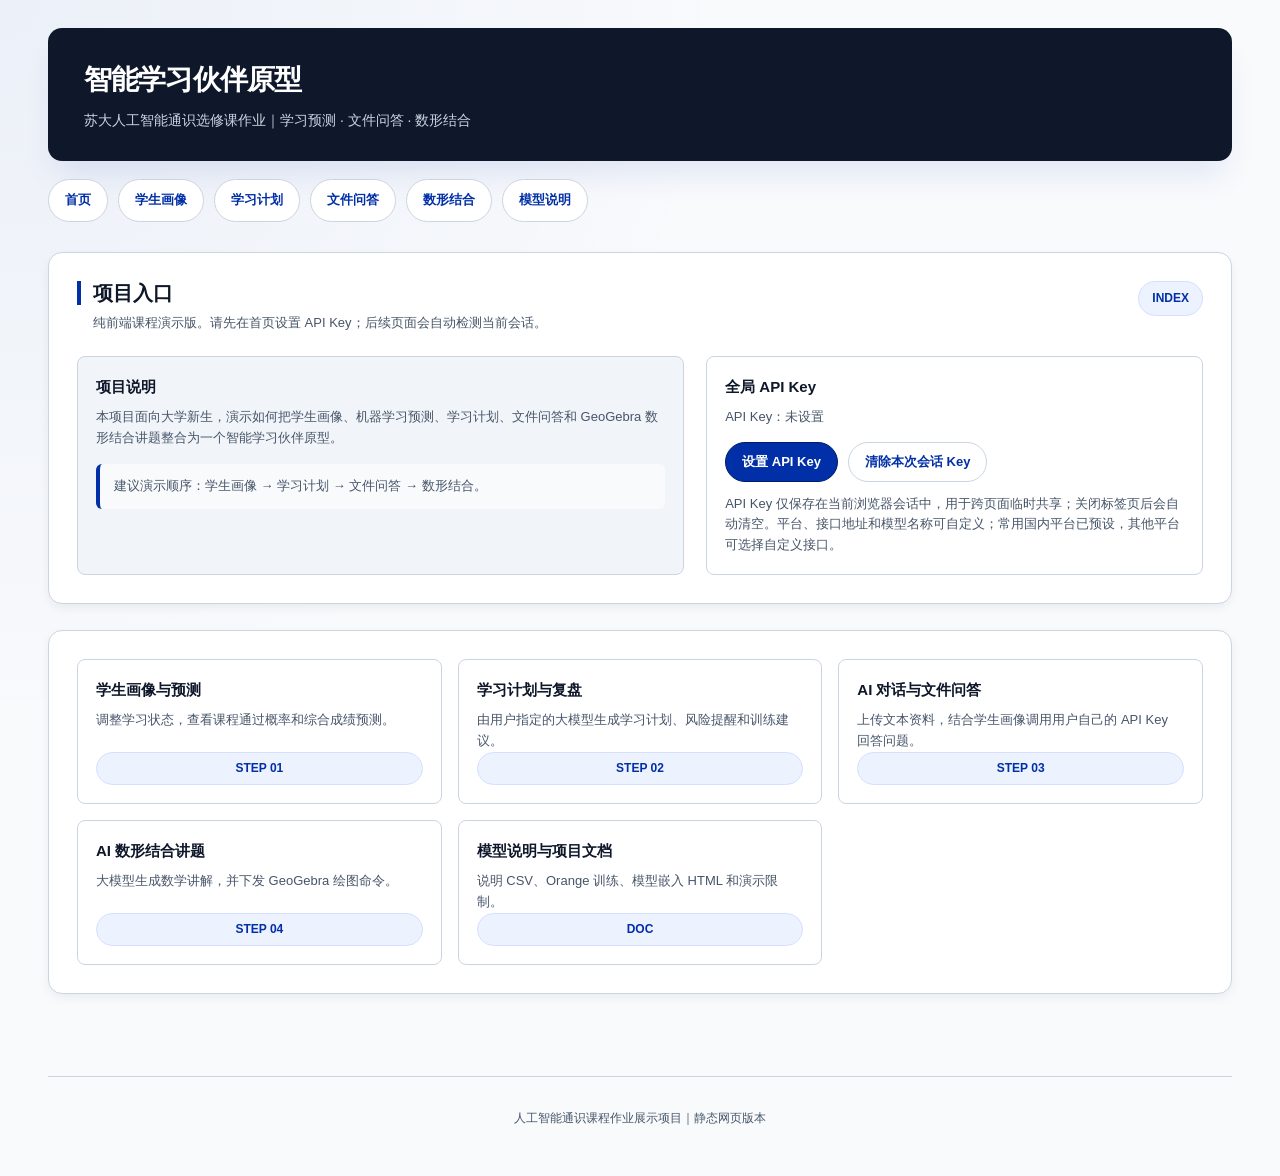
<file: index.html>
<!DOCTYPE html>
<html lang="zh-CN">
<head>
  <meta charset="UTF-8" />
  <meta name="viewport" content="width=device-width, initial-scale=1.0" />
  <title>苏大人工智能通识选修课作业｜智能学习伙伴原型</title>
  <link rel="stylesheet" href="assets/css/style.css" />
</head>
<body>
  <div class="container">
    <header class="site-header">
      <h1>智能学习伙伴原型</h1>
      <p>苏大人工智能通识选修课作业｜学习预测 · 文件问答 · 数形结合</p>
    </header>
    <nav id="main-nav" class="top-nav"></nav>
    <main>
      <section>
        <div class="section-head">
          <div>
            <h2 class="section-title">项目入口</h2>
            <p class="section-subtitle">纯前端课程演示版。请先在首页设置 API Key；后续页面会自动检测当前会话。</p>
          </div>
          <span class="step-badge">INDEX</span>
        </div>
        <div class="index-hero">
          <div class="card soft">
            <h3>项目说明</h3>
            <p>本项目面向大学新生，演示如何把学生画像、机器学习预测、学习计划、文件问答和 GeoGebra 数形结合讲题整合为一个智能学习伙伴原型。</p>
            <div class="notice" style="margin-top:16px;">建议演示顺序：学生画像 → 学习计划 → 文件问答 → 数形结合。</div>
          </div>
          <div class="card">
            <h3>全局 API Key</h3>
            <p id="home-api-status" class="muted">API Key：未设置</p>
            <div class="toolbar">
              <button class="primary" onclick="openModal('homeApiModal')">设置 API Key</button>
              <button onclick="clearHomeApiSession()">清除本次会话 Key</button>
            </div>
            <p class="muted" style="margin-top:12px;">API Key 仅保存在当前浏览器会话中，用于跨页面临时共享；关闭标签页后会自动清空。平台、接口地址和模型名称可自定义；常用国内平台已预设，其他平台可选择自定义接口。</p>
          </div>
        </div>
      </section>
      <section>
        <div class="grid-3">
          <a class="card action index-card" href="student-profile.html"><div><h3>学生画像与预测</h3><p>调整学习状态，查看课程通过概率和综合成绩预测。</p></div><span class="value-badge">STEP 01</span></a>
          <a class="card action index-card" href="learning-plan.html"><div><h3>学习计划与复盘</h3><p>由用户指定的大模型生成学习计划、风险提醒和训练建议。</p></div><span class="value-badge">STEP 02</span></a>
          <a class="card action index-card" href="ai-chat.html"><div><h3>AI 对话与文件问答</h3><p>上传文本资料，结合学生画像调用用户自己的 API Key 回答问题。</p></div><span class="value-badge">STEP 03</span></a>
          <a class="card action index-card" href="math-geogebra.html"><div><h3>AI 数形结合讲题</h3><p>大模型生成数学讲解，并下发 GeoGebra 绘图命令。</p></div><span class="value-badge">STEP 04</span></a>
          <a class="card action index-card" href="model-description.html"><div><h3>模型说明与项目文档</h3><p>说明 CSV、Orange 训练、模型嵌入 HTML 和演示限制。</p></div><span class="value-badge">DOC</span></a>
        </div>
      </section>
    </main>
    <footer class="footer">人工智能通识课程作业展示项目｜静态网页版本</footer>
  </div>
  <div id="homeApiModal" class="modal">
    <div class="modal-content">
      <div class="modal-head"><h3>设置全局 API Key</h3><span class="close" onclick="closeModal('homeApiModal')">&times;</span></div>
      <label class="muted">AI 平台</label>
      <select id="home-api-provider-select"></select>
      <div style="height:12px"></div>
      <label class="muted">API Key</label>
      <input type="password" id="home-api-key-input" placeholder="填入所选平台的 API Key" autocomplete="off" />
      <div style="height:12px"></div>
      <label class="muted">模型名称（按平台控制台填写）</label>
      <input type="text" id="home-api-model-input" placeholder="例如：deepseek-chat、qwen-plus、moonshot-v1-8k" />
      <div style="height:12px"></div>
      <label class="muted">接口地址</label>
      <input type="text" id="home-api-endpoint-input" placeholder="选择自定义时填写完整 chat/completions 地址" />
      <p id="home-api-provider-note" class="muted"></p>
      <p class="muted">常用国内平台已预设接口；其他兼容 OpenAI Chat Completions 的平台可选择“自定义 OpenAI-compatible”。保存后，学习计划、文件问答和数形结合页面会自动读取当前会话中的设置。</p>
      <div class="toolbar"><button onclick="closeModal('homeApiModal')">取消</button><button class="primary" onclick="saveHomeApiSession()">保存</button></div>
    </div>
  </div>
  <script src="assets/js/common.js"></script>
  <script>
    renderMainNav('index.html');
    refreshApiStatus('home-api-status');
    initApiSettingsUI('home-api-provider-select','home-api-key-input','home-api-model-input','home-api-endpoint-input','home-api-provider-note');
    function saveHomeApiSession() {
      const saved = saveSharedApiFromInputs('home-api-key-input','home-api-model-input','home-api-status','homeApiModal','home-api-provider-select','home-api-endpoint-input');
      if (saved) refreshApiStatus('home-api-status');
    }
    function clearHomeApiSession() {
      clearSharedApiSession();
      refreshApiStatus('home-api-status');
      initApiSettingsUI('home-api-provider-select','home-api-key-input','home-api-model-input','home-api-endpoint-input','home-api-provider-note');
    }
  </script>
</body>
</html>
</file>
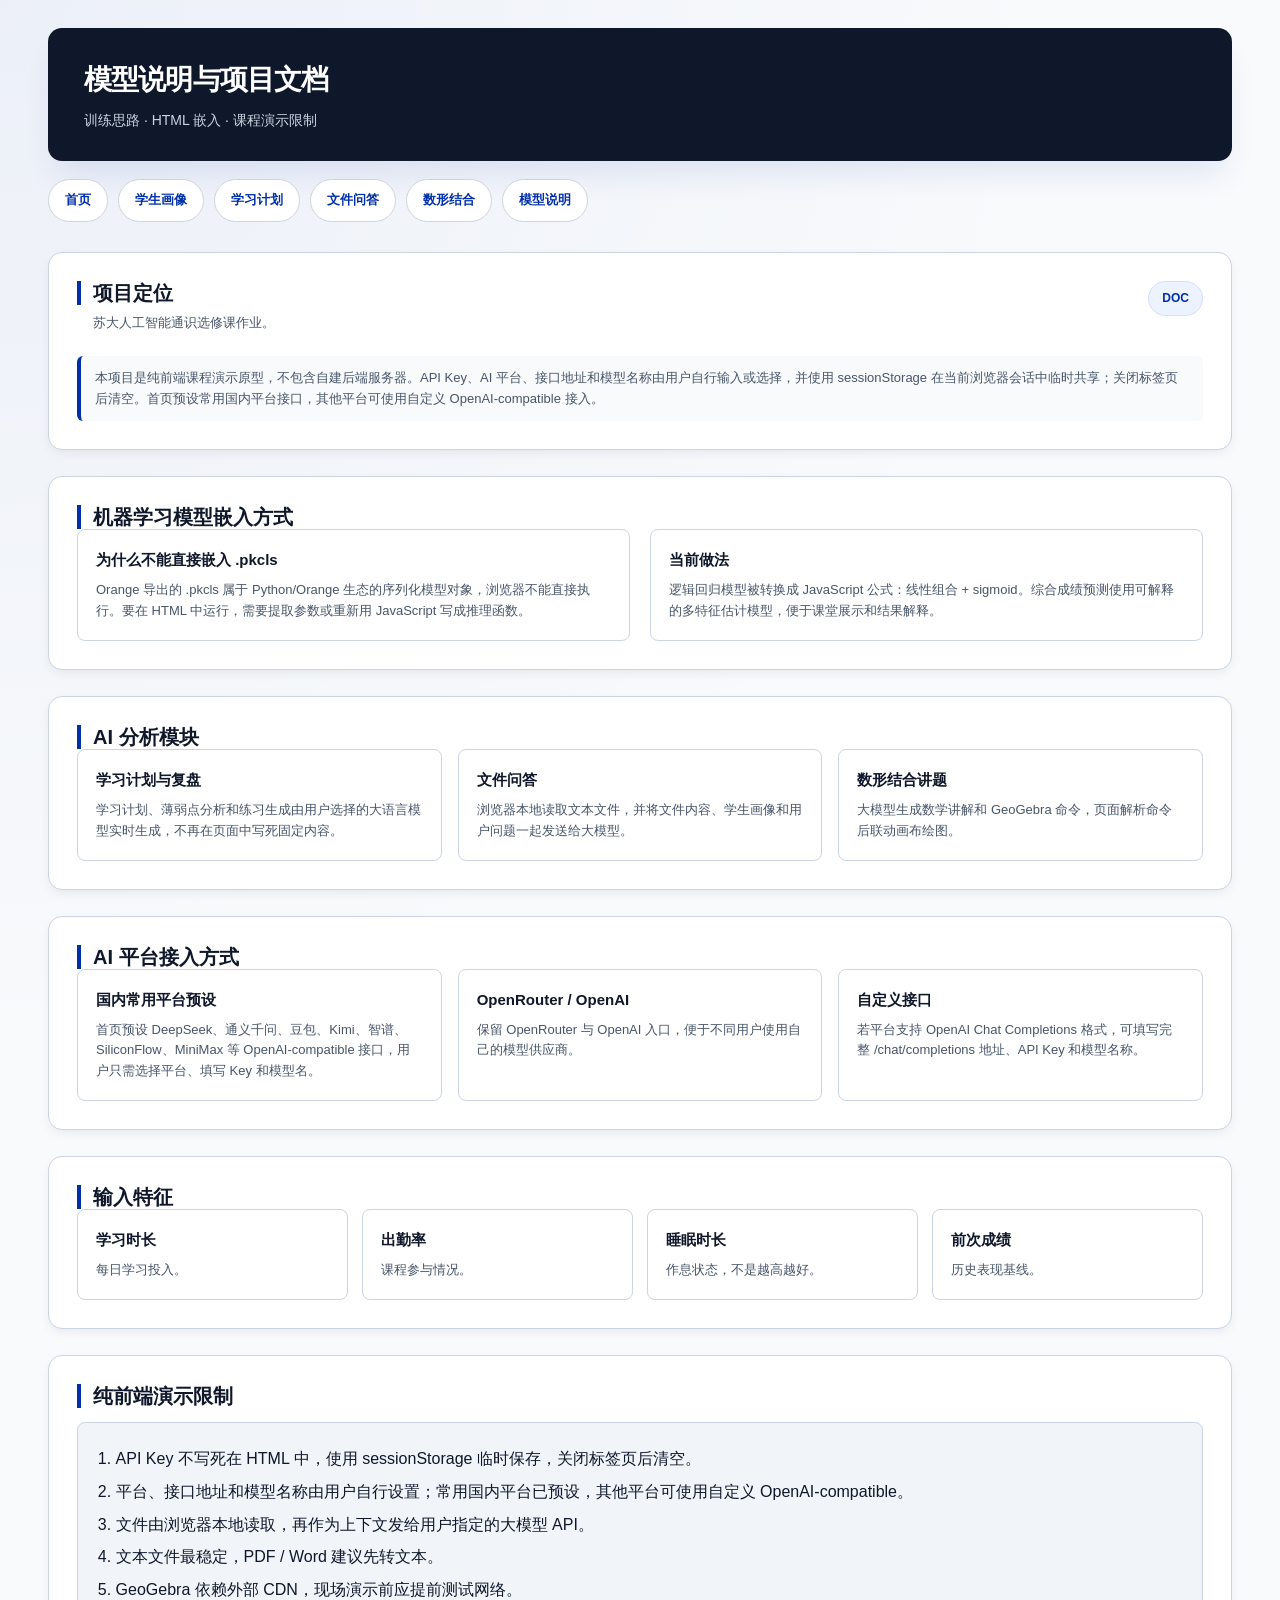
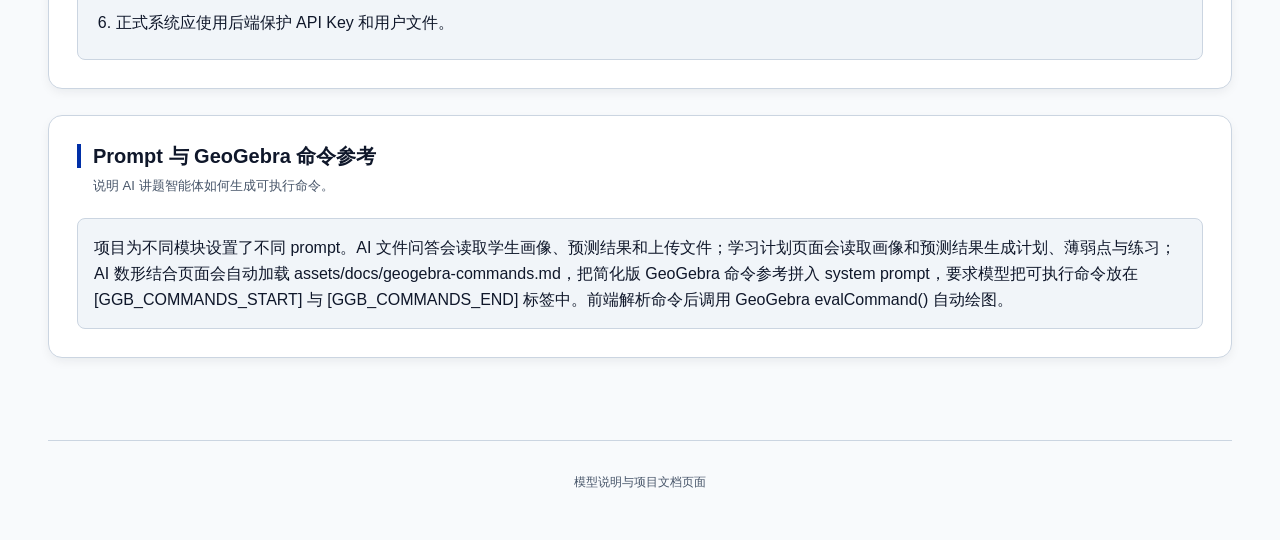
<file: model-description.html>
<!DOCTYPE html>
<html lang="zh-CN">
<head><meta charset="UTF-8"/><meta name="viewport" content="width=device-width, initial-scale=1.0"/><title>模型说明与项目文档｜智能学习伙伴原型</title><link rel="stylesheet" href="assets/css/style.css"/></head>
<body><div class="container"><header class="site-header"><h1>模型说明与项目文档</h1><p>训练思路 · HTML 嵌入 · 课程演示限制</p></header><nav id="main-nav" class="top-nav"></nav>
<main>
<section><div class="section-head"><div><h2 class="section-title">项目定位</h2><p class="section-subtitle">苏大人工智能通识选修课作业。</p></div><span class="step-badge">DOC</span></div><div class="notice">本项目是纯前端课程演示原型，不包含自建后端服务器。API Key、AI 平台、接口地址和模型名称由用户自行输入或选择，并使用 sessionStorage 在当前浏览器会话中临时共享；关闭标签页后清空。首页预设常用国内平台接口，其他平台可使用自定义 OpenAI-compatible 接入。</div></section>
<section><h2 class="section-title">机器学习模型嵌入方式</h2><div class="grid-2"><div class="card"><h3>为什么不能直接嵌入 .pkcls</h3><p>Orange 导出的 .pkcls 属于 Python/Orange 生态的序列化模型对象，浏览器不能直接执行。要在 HTML 中运行，需要提取参数或重新用 JavaScript 写成推理函数。</p></div><div class="card"><h3>当前做法</h3><p>逻辑回归模型被转换成 JavaScript 公式：线性组合 + sigmoid。综合成绩预测使用可解释的多特征估计模型，便于课堂展示和结果解释。</p></div></div></section>
<section><h2 class="section-title">AI 分析模块</h2><div class="grid-3"><div class="card"><h3>学习计划与复盘</h3><p>学习计划、薄弱点分析和练习生成由用户选择的大语言模型实时生成，不再在页面中写死固定内容。</p></div><div class="card"><h3>文件问答</h3><p>浏览器本地读取文本文件，并将文件内容、学生画像和用户问题一起发送给大模型。</p></div><div class="card"><h3>数形结合讲题</h3><p>大模型生成数学讲解和 GeoGebra 命令，页面解析命令后联动画布绘图。</p></div></div></section>

<section><h2 class="section-title">AI 平台接入方式</h2><div class="grid-3"><div class="card"><h3>国内常用平台预设</h3><p>首页预设 DeepSeek、通义千问、豆包、Kimi、智谱、SiliconFlow、MiniMax 等 OpenAI-compatible 接口，用户只需选择平台、填写 Key 和模型名。</p></div><div class="card"><h3>OpenRouter / OpenAI</h3><p>保留 OpenRouter 与 OpenAI 入口，便于不同用户使用自己的模型供应商。</p></div><div class="card"><h3>自定义接口</h3><p>若平台支持 OpenAI Chat Completions 格式，可填写完整 /chat/completions 地址、API Key 和模型名称。</p></div></div></section>
<section><h2 class="section-title">输入特征</h2><div class="grid-4"><div class="card"><h3>学习时长</h3><p>每日学习投入。</p></div><div class="card"><h3>出勤率</h3><p>课程参与情况。</p></div><div class="card"><h3>睡眠时长</h3><p>作息状态，不是越高越好。</p></div><div class="card"><h3>前次成绩</h3><p>历史表现基线。</p></div></div></section>
<section><h2 class="section-title">纯前端演示限制</h2><div class="result-box"><ol class="structured-list"><li>API Key 不写死在 HTML 中，使用 sessionStorage 临时保存，关闭标签页后清空。</li><li>平台、接口地址和模型名称由用户自行设置；常用国内平台已预设，其他平台可使用自定义 OpenAI-compatible。</li><li>文件由浏览器本地读取，再作为上下文发给用户指定的大模型 API。</li><li>文本文件最稳定，PDF / Word 建议先转文本。</li><li>GeoGebra 依赖外部 CDN，现场演示前应提前测试网络。</li><li>正式系统应使用后端保护 API Key 和用户文件。</li></ol></div></section>
<section><div class="section-head"><div><h2 class="section-title">Prompt 与 GeoGebra 命令参考</h2><p class="section-subtitle">说明 AI 讲题智能体如何生成可执行命令。</p></div></div><div class="result-box">项目为不同模块设置了不同 prompt。AI 文件问答会读取学生画像、预测结果和上传文件；学习计划页面会读取画像和预测结果生成计划、薄弱点与练习；AI 数形结合页面会自动加载 assets/docs/geogebra-commands.md，把简化版 GeoGebra 命令参考拼入 system prompt，要求模型把可执行命令放在 [GGB_COMMANDS_START] 与 [GGB_COMMANDS_END] 标签中。前端解析命令后调用 GeoGebra evalCommand() 自动绘图。</div></section></main><footer class="footer">模型说明与项目文档页面</footer></div><script src="assets/js/common.js"></script><script>renderMainNav('model-description.html');</script></body></html>
</file>
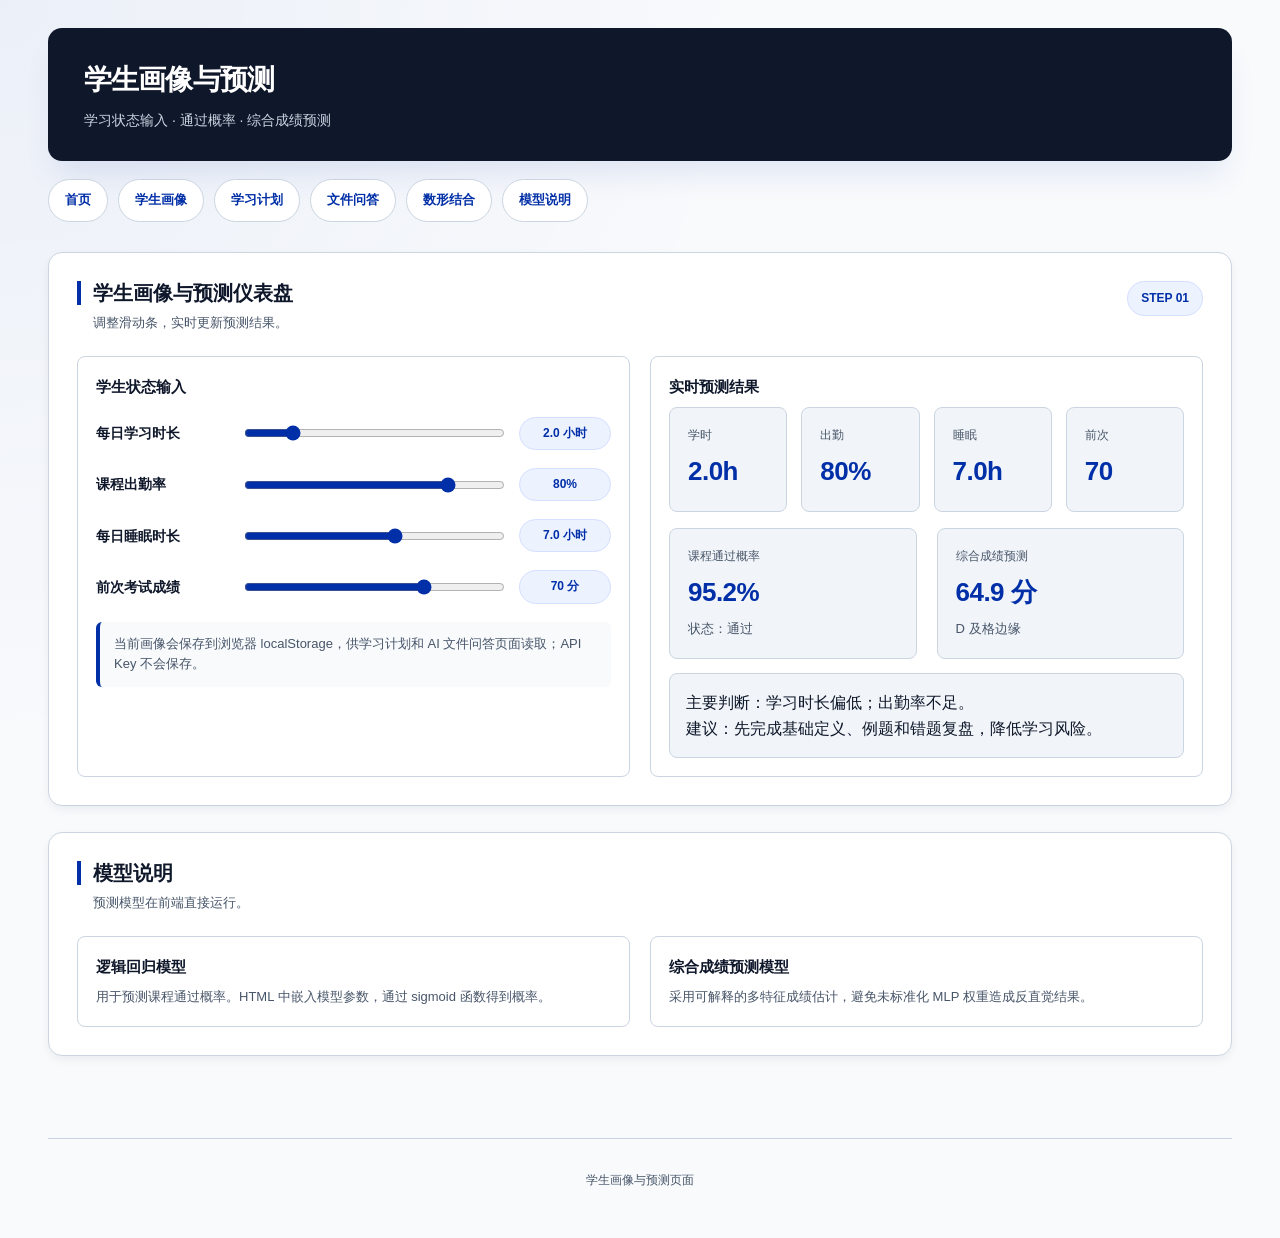
<file: student-profile.html>
<!DOCTYPE html>
<html lang="zh-CN">
<head>
  <meta charset="UTF-8" />
  <meta name="viewport" content="width=device-width, initial-scale=1.0" />
  <title>学生画像与预测｜智能学习伙伴原型</title>
  <link rel="stylesheet" href="assets/css/style.css" />
</head>
<body>
  <div class="container">
    <header class="site-header"><h1>学生画像与预测</h1><p>学习状态输入 · 通过概率 · 综合成绩预测</p></header>
    <nav id="main-nav" class="top-nav"></nav>
    <main>
      <section>
        <div class="section-head"><div><h2 class="section-title">学生画像与预测仪表盘</h2><p class="section-subtitle">调整滑动条，实时更新预测结果。</p></div><span class="step-badge">STEP 01</span></div>
        <div class="grid-2">
          <div class="card">
            <h3>学生状态输入</h3>
            <div class="slider-row"><label>每日学习时长</label><input type="range" id="study-hours" min="0" max="12" step="0.1" value="2" oninput="syncProfilePage()"/><span class="value-badge"><span id="sh-val">2.0</span> 小时</span></div>
            <div class="slider-row"><label>课程出勤率</label><input type="range" id="attendance" min="0" max="100" step="1" value="80" oninput="syncProfilePage()"/><span class="value-badge"><span id="att-val">80</span>%</span></div>
            <div class="slider-row"><label>每日睡眠时长</label><input type="range" id="sleep-hours" min="0" max="12" step="0.1" value="7" oninput="syncProfilePage()"/><span class="value-badge"><span id="slp-val">7.0</span> 小时</span></div>
            <div class="slider-row"><label>前次考试成绩</label><input type="range" id="previous-scores" min="0" max="100" step="1" value="70" oninput="syncProfilePage()"/><span class="value-badge"><span id="prev-val">70</span> 分</span></div>
            <div class="notice">当前画像会保存到浏览器 localStorage，供学习计划和 AI 文件问答页面读取；API Key 不会保存。</div>
          </div>
          <div class="card">
            <h3>实时预测结果</h3>
            <div class="grid-4">
              <div class="card soft kpi"><span class="kpi-label">学时</span><span class="kpi-value" id="kpi-study">2.0h</span></div>
              <div class="card soft kpi"><span class="kpi-label">出勤</span><span class="kpi-value" id="kpi-att">80%</span></div>
              <div class="card soft kpi"><span class="kpi-label">睡眠</span><span class="kpi-value" id="kpi-sleep">7.0h</span></div>
              <div class="card soft kpi"><span class="kpi-label">前次</span><span class="kpi-value" id="kpi-prev">70</span></div>
            </div>
            <div class="grid-2" style="margin-top:16px;">
              <div class="card soft kpi"><span class="kpi-label">课程通过概率</span><span class="kpi-value" id="pass-prob">--</span><p id="pass-label" class="muted"></p></div>
              <div class="card soft kpi"><span class="kpi-label">综合成绩预测</span><span class="kpi-value" id="grade-pred">--</span><p id="grade-label" class="muted"></p></div>
            </div>
            <div class="result-box" id="profile-explain"></div>
          </div>
        </div>
      </section>
      <section>
        <div class="section-head"><div><h2 class="section-title">模型说明</h2><p class="section-subtitle">预测模型在前端直接运行。</p></div></div>
        <div class="grid-2">
          <div class="card"><h3>逻辑回归模型</h3><p>用于预测课程通过概率。HTML 中嵌入模型参数，通过 sigmoid 函数得到概率。</p></div>
          <div class="card"><h3>综合成绩预测模型</h3><p>采用可解释的多特征成绩估计，避免未标准化 MLP 权重造成反直觉结果。</p></div>
        </div>
      </section>
    </main>
    <footer class="footer">学生画像与预测页面</footer>
  </div>
  <script src="assets/js/common.js"></script><script src="assets/js/prediction.js"></script>
  <script>
    renderMainNav('student-profile.html');
    function fillInputs(p){ document.getElementById('study-hours').value=p.studyHours; document.getElementById('attendance').value=p.attendance; document.getElementById('sleep-hours').value=p.sleepHours; document.getElementById('previous-scores').value=p.previousScore; }
    function syncProfilePage(){
      const p=readProfileFromInputs(); saveProfile(p);
      setText('sh-val',p.studyHours.toFixed(1)); setText('att-val',p.attendance.toFixed(0)); setText('slp-val',p.sleepHours.toFixed(1)); setText('prev-val',p.previousScore.toFixed(0));
      setText('kpi-study',p.studyHours.toFixed(1)+'h'); setText('kpi-att',p.attendance.toFixed(0)+'%'); setText('kpi-sleep',p.sleepHours.toFixed(1)+'h'); setText('kpi-prev',p.previousScore.toFixed(0));
      const pass=predictPassFromProfile(p); const grade=predictGradeFromProfile(p); const advice=generateAdvice(p);
      setText('pass-prob',(pass*100).toFixed(1)+'%'); setText('pass-label',pass>=.5?'状态：通过':'状态：存在风险');
      setText('grade-pred',grade.toFixed(1)+' 分'); setText('grade-label',gradeLevel(grade));
      setText('profile-explain',`主要判断：${advice.risks.join('；')}。\n建议：${advice.action}`);
    }
    fillInputs(loadProfile()); syncProfilePage();
  </script>
</body></html>
</file>
<file: assets/css/style.css>
:root {
  --primary: #002FA7;
  --primary-hover: #002485;
  --primary-light: #edf2ff;
  --primary-dark: #001C66;
  --bg: #f8fafc;
  --surface: #ffffff;
  --surface-inset: #f1f5f9;
  --border: #cbd5e1;
  --text: #0f172a;
  --muted: #475569;
  --shadow: 0 4px 12px -2px rgba(15, 23, 42, 0.08);
  --radius: 14px;
  --radius-sm: 8px;
}
* { box-sizing: border-box; }
html { scroll-behavior: smooth; }
body {
  margin: 0;
  font-family: -apple-system, BlinkMacSystemFont, "Segoe UI", Roboto, "Helvetica Neue", Arial, "PingFang SC", sans-serif;
  background: radial-gradient(circle at 0% 0%, rgba(0, 47, 167, 0.05) 0%, transparent 42%), var(--bg);
  color: var(--text);
  line-height: 1.6;
  -webkit-font-smoothing: antialiased;
}
a { color: inherit; text-decoration: none; }
.container { max-width: 1220px; margin: 0 auto; padding: 0 18px; }
.site-header {
  margin: 28px auto 0;
  padding: 30px 36px;
  background: #0f172a;
  color: #fff;
  border-radius: var(--radius);
  box-shadow: 0 20px 32px -8px rgba(0, 47, 167, 0.10);
}
.site-header h1 { margin: 0 0 6px; font-size: 28px; letter-spacing: -0.03em; }
.site-header p { margin: 0; color: #cbd5e1; font-size: 14px; }
.top-nav { display: flex; flex-wrap: wrap; gap: 10px; margin: 18px 0 30px; }
.nav-pill, .button, button {
  display: inline-flex;
  align-items: center;
  justify-content: center;
  border: 1px solid var(--border);
  border-radius: 999px;
  padding: 10px 16px;
  background: #fff;
  color: var(--primary);
  font-weight: 650;
  font-size: 13px;
  cursor: pointer;
  transition: .15s ease;
}
.nav-pill:hover, .button:hover, button:hover { background: var(--primary-light); border-color: #b8c7f8; }
.button.primary, button.primary { background: var(--primary); color: #fff; border-color: var(--primary-dark); }
.button.primary:hover, button.primary:hover { background: var(--primary-hover); }
.button.danger, button.danger { color:#991b1b; border-color:#fecaca; background:#fff; }
main { padding: 0 0 56px; }
section, .panel {
  background: var(--surface);
  border: 1px solid var(--border);
  border-radius: var(--radius);
  padding: 28px;
  margin: 26px 0;
  box-shadow: var(--shadow);
}
.section-head { display:flex; align-items:flex-start; justify-content:space-between; gap:20px; margin-bottom:22px; }
.section-title { margin:0; font-size:20px; border-left:4px solid var(--primary); padding-left:12px; line-height:1.2; }
.section-subtitle { margin:8px 0 0 16px; color:var(--muted); font-size:13px; }
.step-badge { background: var(--primary-light); color:var(--primary); border:1px solid #d4dfff; border-radius:999px; padding:7px 13px; font-weight:700; font-size:12px; white-space:nowrap; }
.grid-2 { display:grid; grid-template-columns: 1fr 1fr; gap:20px; }
.grid-3 { display:grid; grid-template-columns: repeat(3, 1fr); gap:16px; }
.grid-4 { display:grid; grid-template-columns: repeat(4, 1fr); gap:14px; }
@media (max-width: 900px) { .grid-2,.grid-3,.grid-4 { grid-template-columns:1fr; } .site-header{margin-top:0;border-radius:0;} }
.card {
  border:1px solid var(--border);
  border-radius: var(--radius-sm);
  background:#fff;
  padding:18px;
}
.card.soft { background: var(--surface-inset); }
.card.action { cursor:pointer; }
.card.action:hover, .card.action.active { border-color:var(--primary); background:var(--primary-light); }
.card h3 { margin:0 0 8px; font-size:15px; }
.card p { margin:0; color:var(--muted); font-size:13px; }
.muted { color:var(--muted); font-size:13px; }
.kpi { display:flex; flex-direction:column; gap:6px; }
.kpi-label { color:var(--muted); font-size:12px; }
.kpi-value { color:var(--primary); font-size:26px; font-weight:800; letter-spacing:-.02em; }
.slider-row { display:grid; grid-template-columns: 130px 1fr 92px; gap:16px; align-items:center; margin:18px 0; }
.slider-row label { font-weight:650; font-size:14px; }
.value-badge { background:var(--primary-light); color:var(--primary); border:1px solid #d5dfff; border-radius:999px; padding:6px 10px; text-align:center; font-weight:700; font-size:12px; }
input[type="range"] { width:100%; accent-color: var(--primary); }
input[type="text"], input[type="password"], textarea, select {
  width:100%; padding:12px 14px; border:1px solid var(--border); border-radius:var(--radius-sm); background:#fff; color:var(--text); font-size:14px;
}
input:focus, textarea:focus { outline:none; border-color:var(--primary); box-shadow:0 0 0 3px rgba(0,47,167,.08); }
textarea { min-height:110px; resize:vertical; }
.toolbar { display:flex; flex-wrap:wrap; gap:10px; align-items:center; margin-top:14px; }
.result-box { background:var(--surface-inset); border:1px solid var(--border); border-radius:var(--radius-sm); padding:16px; margin-top:14px; white-space:pre-wrap; }
.accordion-panel { display:none; margin-top:16px; border:1px solid var(--border); border-radius:var(--radius-sm); padding:18px; background:#fff; }
.accordion-panel.active { display:block; }
.chat-container { min-height:210px; max-height:360px; overflow:auto; background:var(--surface-inset); border:1px solid var(--border); border-radius:var(--radius-sm); padding:16px; }
.message { max-width:86%; padding:12px 15px; border-radius:12px; margin:8px 0; font-size:14px; white-space:pre-wrap; }
.message.user { margin-left:auto; background:var(--primary); color:#fff; }
.message.assistant { margin-right:auto; background:#fff; border:1px solid var(--border); }
.chat-input { display:grid; grid-template-columns: 1fr 96px; gap:10px; margin-top:12px; }
.chat-input button { border-radius:var(--radius-sm); white-space:nowrap; }
.file-zone { border:2px dashed var(--border); background:var(--surface-inset); border-radius:var(--radius-sm); padding:18px; }
.file-preview { margin-top:14px; max-height:150px; overflow:auto; padding:14px; background:#0f172a; color:#cbd5e1; border-radius:var(--radius-sm); font-family: ui-monospace, SFMono-Regular, Menlo, monospace; font-size:12px; white-space:pre-wrap; }
.notice { border-left:4px solid var(--primary); background:#f8fafc; padding:12px 14px; border-radius:6px; color:var(--muted); font-size:13px; }
.footer { color:var(--muted); text-align:center; padding:32px 0 48px; font-size:12px; border-top:1px solid var(--border); }
.modal { display:none; position:fixed; inset:0; background:rgba(15,23,42,.42); z-index:999; padding:20px; }
.modal.active { display:block; }
.modal-content { max-width:520px; margin:12vh auto; background:#fff; border:1px solid var(--border); border-radius:var(--radius); padding:24px; box-shadow:0 25px 50px rgba(0,0,0,.18); }
.modal-head { display:flex; justify-content:space-between; align-items:center; margin-bottom:18px; }
.close { font-size:24px; cursor:pointer; color:var(--muted); }
.ggb-pane { display:none; margin-top:16px; border:1px solid var(--border); border-radius:var(--radius-sm); min-height:480px; overflow:hidden; background:var(--surface-inset); }
.ggb-pane.active { display:block; }
.command-badges { display:flex; flex-wrap:wrap; gap:6px; margin-top:10px; }
.command-badge { font-family:ui-monospace, SFMono-Regular, Menlo, monospace; font-size:12px; background:var(--primary-light); color:var(--primary-dark); border:1px solid #cbd5e1; border-radius:6px; padding:4px 8px; }
.index-hero { display:grid; grid-template-columns: 1.1fr .9fr; gap:22px; align-items:stretch; }
.index-card { min-height:145px; display:flex; flex-direction:column; justify-content:space-between; }
@media (max-width: 900px) { .index-hero { grid-template-columns:1fr; } .chat-input { grid-template-columns:1fr; } .slider-row{grid-template-columns:1fr;} }

.hidden { display: none !important; }
input.readonly { background: #f8fafc; color: var(--muted); }


.result-box.rich-text { white-space: normal; }
.rich-text h2, .rich-text h3, .rich-text h4 { margin: 0.85em 0 0.45em; line-height: 1.35; }
.rich-text p { margin: 0.55em 0; }
.rich-text ul, .rich-text ol { margin: 0.55em 0 0.75em 1.35em; padding: 0; }
.rich-text li { margin: 0.25em 0; }
.rich-text code { background: #e2e8f0; border-radius: 4px; padding: 1px 5px; font-family: ui-monospace, SFMono-Regular, Menlo, monospace; font-size: 0.92em; }
.rich-text .katex-display { overflow-x: auto; overflow-y: hidden; padding: 0.25em 0; }
.empty-hint { color: var(--muted); background: var(--surface-inset); border: 1px dashed var(--border); border-radius: var(--radius-sm); padding: 14px; font-size: 13px; }
.structured-list { margin: 0; padding-left: 1.35em; }
.structured-list li { margin: 0.45em 0; }

/* Local math rendering fallback: used when KaTeX CDN is unavailable. */
.latex-fallback { font-family: "Times New Roman", "Cambria Math", serif; color: #0f172a; background: rgba(255,255,255,0.45); border-radius: 4px; padding: 0 2px; }
.latex-fallback.display { display: block; margin: 0.65em 0; padding: 8px 10px; text-align: center; background: #f8fafc; border: 1px solid var(--border); }
.math-frac { display: inline-flex; flex-direction: column; vertical-align: middle; text-align: center; line-height: 1.05; margin: 0 2px; }
.math-frac > span:first-child { border-bottom: 1px solid currentColor; padding: 0 3px 1px; }
.math-frac > span:last-child { padding: 1px 3px 0; }
.rich-text .katex { font-size: 1.02em; }

/* Math page v4: keep GeoGebra graph directly under command panel on the right. */
.math-result-grid { align-items: start; }
.math-result-grid .ggb-pane {
  margin-top: 14px;
  min-height: 420px;
}
@media (max-width: 900px) {
  .math-result-grid .ggb-pane { min-height: 360px; }
}
/* Make rendered math output less cramped on iPad/Safari. */
.rich-text .latex-fallback.inline,
.rich-text .katex {
  vertical-align: baseline;
}
.rich-text .latex-fallback.display {
  overflow-x: auto;
}
</file>
